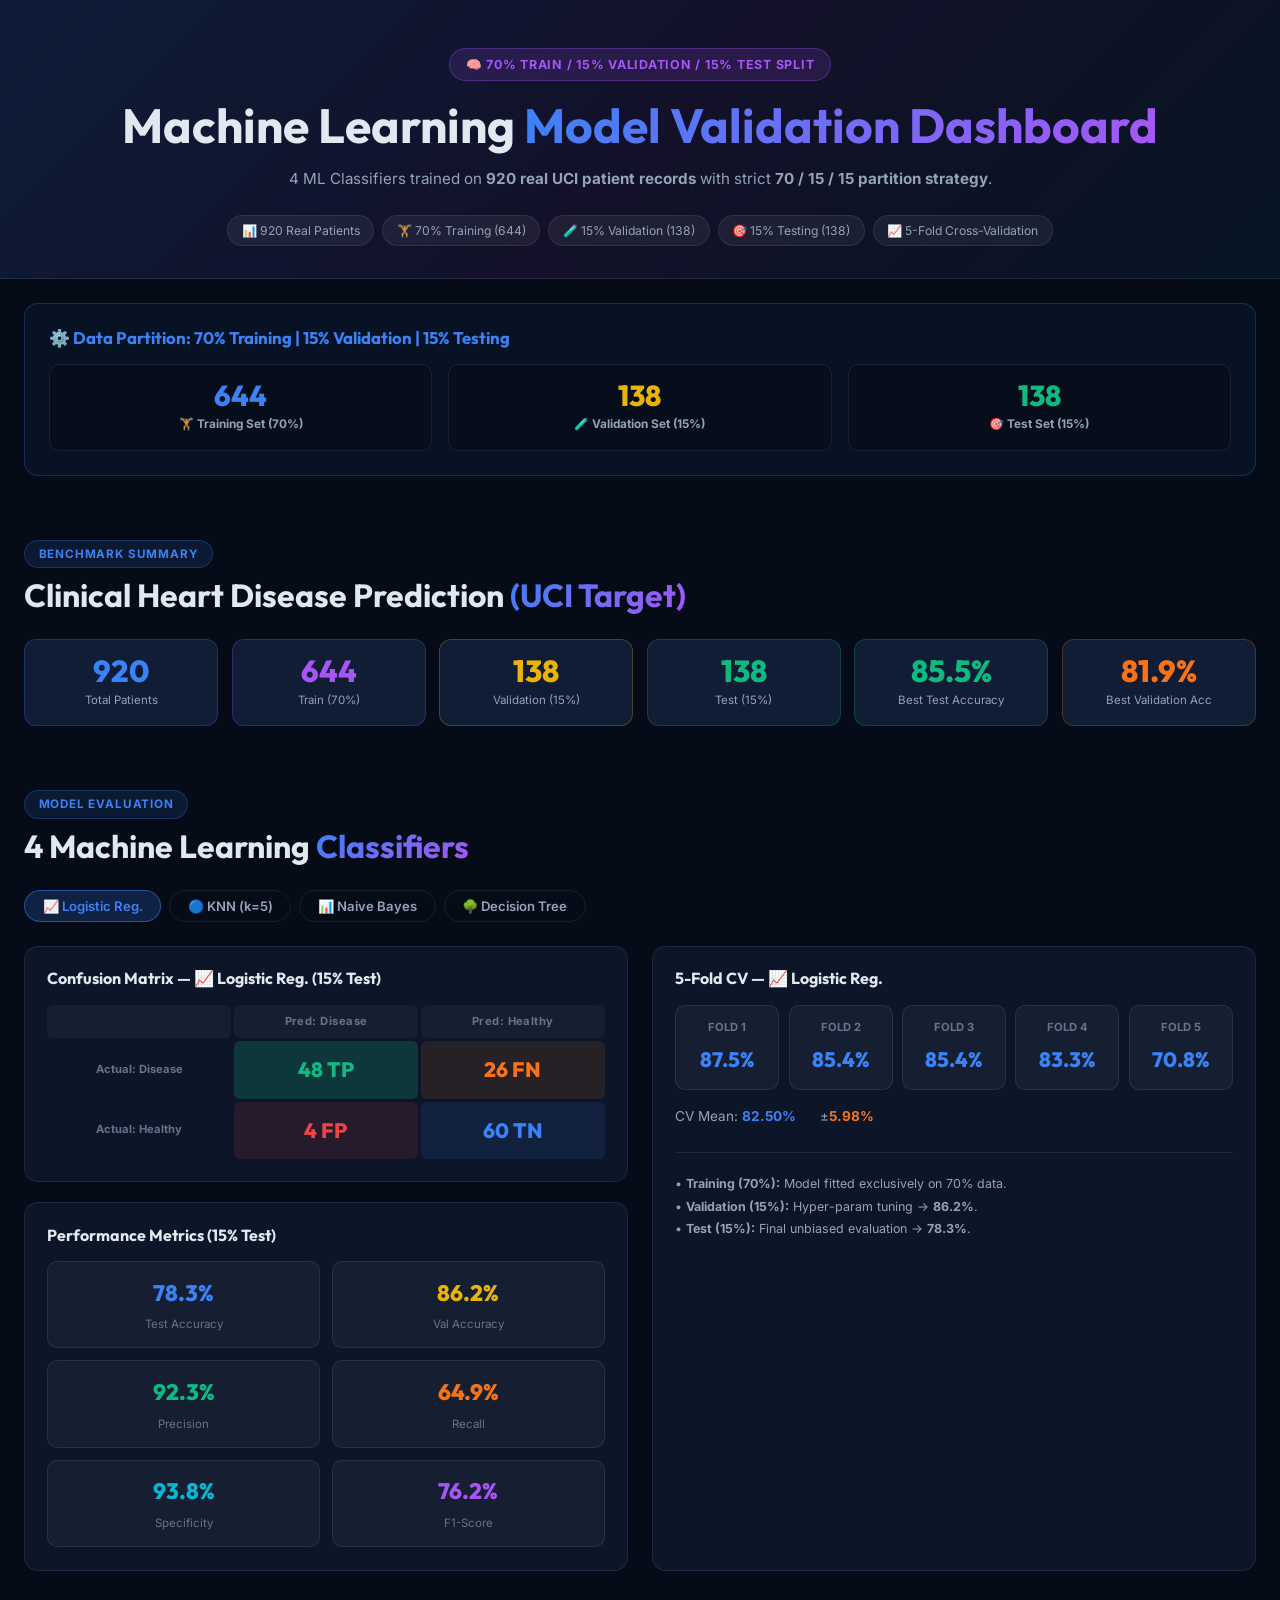
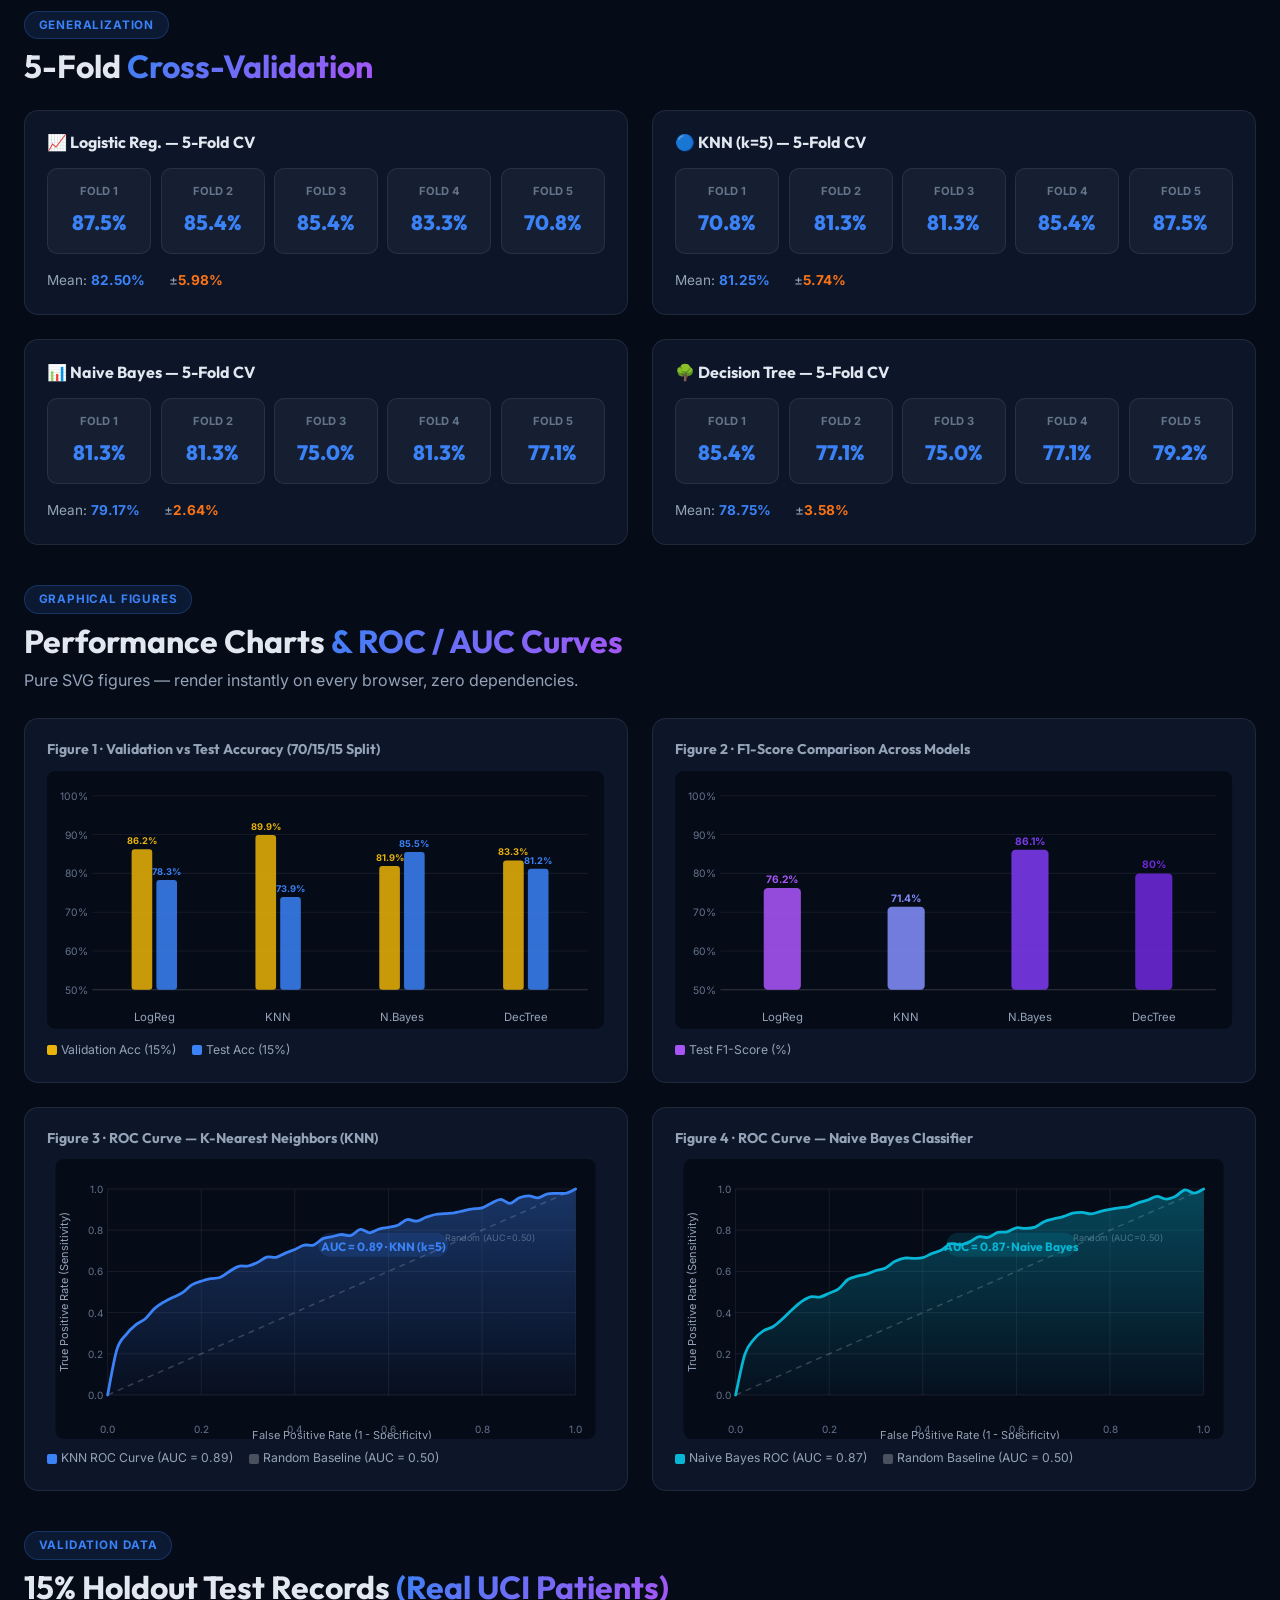
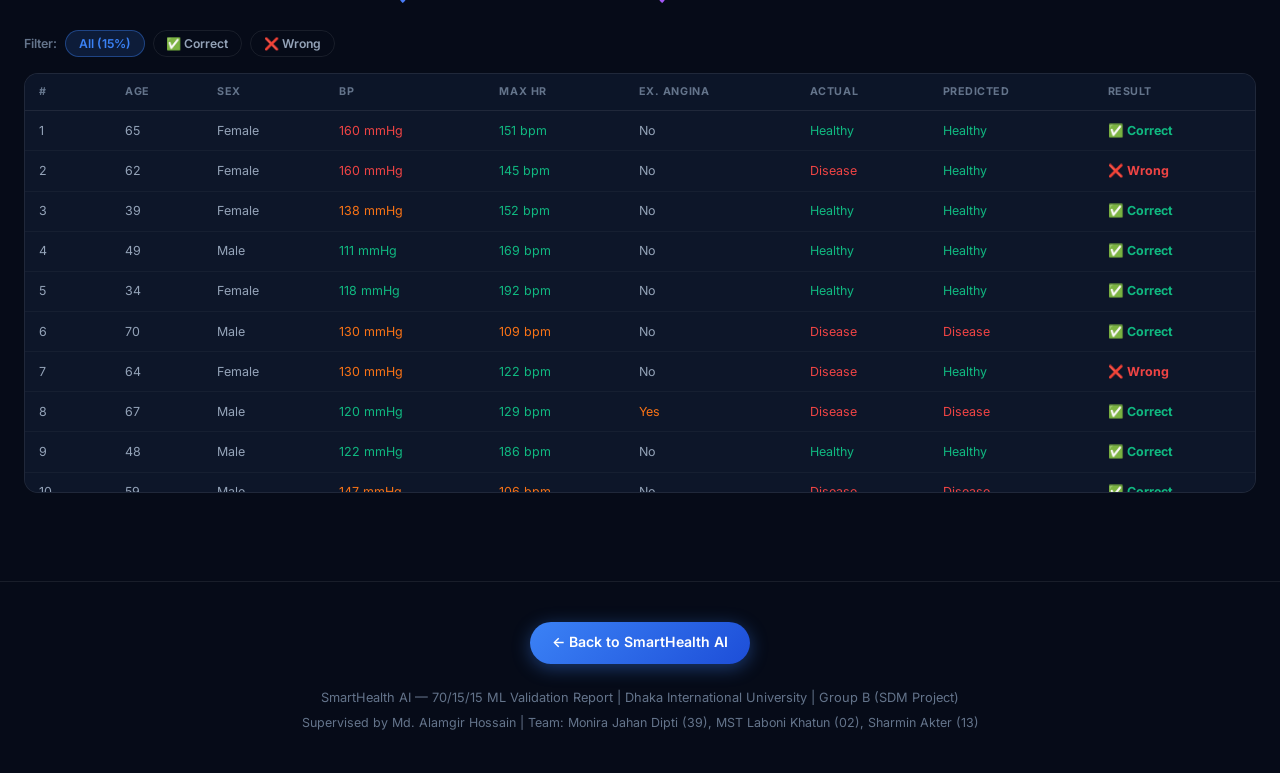
<file: validation.html>
<!DOCTYPE html>
<html lang="en">
<head>
<meta charset="UTF-8"/>
<meta name="viewport" content="width=device-width,initial-scale=1.0"/>
<title>70/15/15 ML Validation — SmartHealth AI</title>
<meta name="description" content="70% Training, 15% Validation, 15% Testing Machine Learning benchmark on 920 real UCI Heart Disease patient records."/>
<link href="https://fonts.googleapis.com/css2?family=Inter:wght@300;400;500;600;700;800&family=Outfit:wght@600;700;800&display=swap" rel="stylesheet"/>
<style>
*,*::before,*::after{box-sizing:border-box;margin:0;padding:0}
:root{
  --bg:#060b18;--surface:#0d1629;--surface2:#111d35;
  --border:rgba(255,255,255,.08);
  --primary:#3b82f6;--accent:#06b6d4;
  --green:#10b981;--red:#ef4444;--orange:#f97316;--purple:#a855f7;--yellow:#eab308;
  --text:#e2e8f0;--dim:#94a3b8;--muted:#64748b;
  --font:'Inter',sans-serif;--display:'Outfit',sans-serif;
}
html{scroll-behavior:smooth}
body{font-family:var(--font);background:var(--bg);color:var(--text);line-height:1.6}
h1,h2,h3,h4{font-family:var(--display);line-height:1.2}
p{color:var(--dim)}
a{color:var(--accent);text-decoration:none}

.container{max-width:1280px;margin:0 auto;padding:0 1.5rem}
.section{padding:2.5rem 0}
.grid-2{display:grid;grid-template-columns:1fr 1fr;gap:1.5rem}
@media(max-width:900px){.grid-2{grid-template-columns:1fr 1fr}}
@media(max-width:600px){.grid-2{grid-template-columns:1fr}}

/* HERO */
.hero{
  background:linear-gradient(135deg,rgba(59,130,246,.14),rgba(168,85,247,.08),rgba(6,182,212,.06));
  border-bottom:1px solid var(--border);padding:3rem 1.5rem 2rem;text-align:center;
}
.hero-badge{
  display:inline-flex;align-items:center;gap:.5rem;
  background:rgba(168,85,247,.15);color:var(--purple);
  border:1px solid rgba(168,85,247,.3);border-radius:50px;
  padding:.35rem 1rem;font-size:.78rem;font-weight:700;
  letter-spacing:.06em;text-transform:uppercase;margin-bottom:1rem;
}
.grad{background:linear-gradient(135deg,var(--primary),var(--purple));-webkit-background-clip:text;-webkit-text-fill-color:transparent;background-clip:text}
.hero h1{font-size:clamp(1.8rem,4vw,3rem);margin-bottom:.75rem}
.hero p{max-width:780px;margin:0 auto 1.5rem;font-size:.95rem}
.source-row{display:flex;flex-wrap:wrap;justify-content:center;gap:.5rem;margin-top:1rem}
.chip{background:rgba(255,255,255,.06);border:1px solid var(--border);border-radius:50px;padding:.3rem .85rem;font-size:.76rem;color:var(--dim)}

/* SPLIT BOX */
.split-box{background:rgba(59,130,246,.06);border:1px solid rgba(59,130,246,.25);border-radius:14px;padding:1.5rem;margin:1.5rem 0}
.split-box h3{font-size:1.05rem;color:var(--primary);margin-bottom:.75rem}
.split-grid{display:grid;grid-template-columns:repeat(3,1fr);gap:1rem;margin-top:1rem}
.split-item{background:rgba(0,0,0,.25);border:1px solid var(--border);border-radius:10px;padding:1rem;text-align:center}
.split-item .sp-val{font-size:1.8rem;font-weight:800;font-family:var(--display);line-height:1}
.split-item .sp-lbl{font-size:.74rem;color:var(--dim);margin-top:.3rem}
@media(max-width:600px){.split-grid{grid-template-columns:1fr}}

/* CARDS */
.card{background:var(--surface);border:1px solid var(--border);border-radius:14px;padding:1.4rem}
.card h3{font-size:1rem;margin-bottom:1rem}
.card h4{font-size:.88rem;color:var(--dim);margin-bottom:.75rem}

/* SVG CHART WRAPPER */
.svg-chart{width:100%;height:260px;display:block;overflow:visible}

/* METRIC PILLS */
.metric-row{display:grid;grid-template-columns:repeat(auto-fit,minmax(140px,1fr));gap:.85rem;margin-bottom:1.5rem}
.metric-pill{background:var(--surface2);border:1px solid var(--border);border-radius:12px;padding:1rem;text-align:center}
.metric-pill .m-val{font-size:1.9rem;font-weight:800;font-family:var(--display);line-height:1}
.metric-pill .m-lbl{font-size:.72rem;color:var(--dim);margin-top:.3rem}
.m-blue{border-color:rgba(59,130,246,.25)} .m-blue .m-val{color:#3b82f6}
.m-green{border-color:rgba(16,185,129,.25)} .m-green .m-val{color:#10b981}
.m-purple{border-color:rgba(168,85,247,.25)} .m-purple .m-val{color:#a855f7}
.m-orange{border-color:rgba(249,115,22,.25)} .m-orange .m-val{color:#f97316}
.m-yellow{border-color:rgba(234,179,8,.25)} .m-yellow .m-val{color:#eab308}
.m-red{border-color:rgba(239,68,68,.25)} .m-red .m-val{color:#ef4444}

/* SECTION HEADERS */
.sec-tag{display:inline-block;background:rgba(59,130,246,.12);color:#3b82f6;border:1px solid rgba(59,130,246,.25);border-radius:50px;padding:.25rem .85rem;font-size:.73rem;font-weight:700;letter-spacing:.07em;text-transform:uppercase;margin-bottom:.5rem}
.sec-head{margin-bottom:1.5rem}
.sec-head h2{font-size:clamp(1.4rem,2.5vw,2rem);margin-bottom:.5rem}

/* MODEL TABS */
.model-tabs{display:flex;gap:.5rem;flex-wrap:wrap;margin-bottom:1.5rem}
.tab-btn{padding:.45rem 1.1rem;border-radius:50px;font-size:.82rem;font-weight:600;border:1px solid var(--border);background:transparent;color:var(--dim);cursor:pointer;transition:all .2s;font-family:var(--font)}
.tab-btn:hover{background:rgba(59,130,246,.12);color:#3b82f6;border-color:rgba(59,130,246,.3)}
.tab-btn.active{background:rgba(59,130,246,.2);color:#3b82f6;border-color:rgba(59,130,246,.5)}

/* CONFUSION MATRIX */
.cm-grid{display:grid;grid-template-columns:repeat(3,1fr);gap:3px;margin-top:.75rem}
.cm-header{background:rgba(255,255,255,.04);font-size:.7rem;font-weight:700;color:var(--muted);padding:.5rem;text-align:center;border-radius:6px;letter-spacing:.04em}
.cm-cell{font-size:1.3rem;font-weight:800;font-family:var(--display);padding:.75rem;text-align:center;border-radius:6px}
.cm-tp{background:rgba(16,185,129,.2);color:#10b981}
.cm-fp{background:rgba(239,68,68,.1);color:#ef4444}
.cm-fn{background:rgba(249,115,22,.1);color:#f97316}
.cm-tn{background:rgba(59,130,246,.1);color:#3b82f6}
.cm-label{font-size:.7rem;font-weight:700;color:var(--muted);padding:.5rem;text-align:center;border-radius:6px;display:flex;align-items:center;justify-content:center}

/* DATA TABLE */
.data-table-wrap{background:var(--surface);border:1px solid var(--border);border-radius:14px;overflow-x:auto;max-height:420px;overflow-y:auto}
.data-table{width:100%;border-collapse:collapse;font-size:.78rem}
.data-table th{padding:.6rem .9rem;text-align:left;font-size:.67rem;font-weight:700;letter-spacing:.05em;text-transform:uppercase;color:var(--muted);border-bottom:1px solid var(--border);background:rgba(13,22,41,.98);position:sticky;top:0;white-space:nowrap}
.data-table td{padding:.6rem .9rem;border-bottom:1px solid rgba(255,255,255,.04);color:var(--dim);white-space:nowrap}
.data-table tr:hover td{background:rgba(255,255,255,.025)}
.data-table tr:last-child td{border-bottom:none}

/* FILTER */
.filter-row{display:flex;gap:.5rem;flex-wrap:wrap;margin-bottom:1rem;align-items:center}
.filter-btn{padding:.3rem .8rem;border-radius:50px;font-size:.76rem;font-weight:600;border:1px solid var(--border);background:transparent;color:var(--dim);cursor:pointer;transition:all .2s;font-family:var(--font)}
.filter-btn:hover,.filter-btn.active{background:rgba(59,130,246,.15);color:#3b82f6;border-color:rgba(59,130,246,.4)}

/* CROSSVAL */
.cv-grid{display:grid;grid-template-columns:repeat(5,1fr);gap:.6rem}
.cv-fold{background:rgba(255,255,255,.04);border:1px solid var(--border);border-radius:10px;padding:.85rem;text-align:center}
.cv-fold-num{font-size:.7rem;color:var(--muted);font-weight:700;text-transform:uppercase;margin-bottom:.35rem}
.cv-fold-val{font-size:1.3rem;font-weight:800;font-family:var(--display);color:#3b82f6}
@media(max-width:600px){.cv-grid{grid-template-columns:repeat(3,1fr)}}

/* FOOTER */
.page-footer{text-align:center;padding:2.5rem 1.5rem;border-top:1px solid var(--border);margin-top:3rem}
.back-btn{display:inline-flex;align-items:center;gap:.5rem;background:linear-gradient(135deg,#3b82f6,#1d4ed8);color:#fff;padding:.6rem 1.4rem;border-radius:50px;font-weight:600;font-size:.88rem;text-decoration:none;margin-bottom:1.5rem;transition:transform .2s,box-shadow .2s;box-shadow:0 4px 18px rgba(59,130,246,.4)}
.back-btn:hover{transform:translateY(-2px);text-decoration:none}

/* SVG LEGEND */
.chart-legend{display:flex;gap:1rem;flex-wrap:wrap;margin-top:.6rem;font-size:.76rem;color:var(--dim)}
.legend-dot{display:inline-block;width:10px;height:10px;border-radius:2px;margin-right:4px;vertical-align:middle}
</style>
</head>
<body>

<!-- HERO -->
<div class="hero">
  <div class="hero-badge">🧠 70% Train / 15% Validation / 15% Test Split</div>
  <h1>Machine Learning <span class="grad">Model Validation Dashboard</span></h1>
  <p>4 ML Classifiers trained on <strong>920 real UCI patient records</strong> with strict <strong>70 / 15 / 15 partition strategy</strong>.</p>
  <div class="source-row">
    <span class="chip">📊 920 Real Patients</span>
    <span class="chip">🏋️ 70% Training (644)</span>
    <span class="chip">🧪 15% Validation (138)</span>
    <span class="chip">🎯 15% Testing (138)</span>
    <span class="chip">📈 5-Fold Cross-Validation</span>
  </div>
</div>

<div class="container">

  <div class="split-box">
    <h3>⚙️ Data Partition: 70% Training | 15% Validation | 15% Testing</h3>
    <div class="split-grid">
      <div class="split-item">
        <div class="sp-val" style="color:#3b82f6" id="spTrainCount">644</div>
        <div class="sp-lbl">🏋️ <strong>Training Set (70%)</strong></div>
      </div>
      <div class="split-item">
        <div class="sp-val" style="color:#eab308" id="spValCount">138</div>
        <div class="sp-lbl">🧪 <strong>Validation Set (15%)</strong></div>
      </div>
      <div class="split-item">
        <div class="sp-val" style="color:#10b981" id="spTestCount">138</div>
        <div class="sp-lbl">🎯 <strong>Test Set (15%)</strong></div>
      </div>
    </div>
  </div>

  <!-- OVERALL METRICS -->
  <div class="section">
    <div class="sec-head">
      <span class="sec-tag">Benchmark Summary</span>
      <h2>Clinical Heart Disease Prediction <span class="grad">(UCI Target)</span></h2>
    </div>
    <div class="metric-row" id="overallMetrics"></div>
  </div>

  <!-- MODEL TABS -->
  <div class="section" style="padding-top:0">
    <div class="sec-head">
      <span class="sec-tag">Model Evaluation</span>
      <h2>4 Machine Learning <span class="grad">Classifiers</span></h2>
    </div>
    <div class="model-tabs" id="modelTabs"></div>
    <div id="modelContent"></div>
  </div>

  <!-- CROSS-VALIDATION -->
  <div class="section" style="padding-top:0">
    <div class="sec-head">
      <span class="sec-tag">Generalization</span>
      <h2>5-Fold <span class="grad">Cross-Validation</span></h2>
    </div>
    <div class="grid-2" id="cvSection"></div>
  </div>

  <!-- ═══ SVG FIGURES SECTION ═══ -->
  <div class="section" style="padding-top:0">
    <div class="sec-head">
      <span class="sec-tag">Graphical Figures</span>
      <h2>Performance Charts <span class="grad">&amp; ROC / AUC Curves</span></h2>
      <p>Pure SVG figures — render instantly on every browser, zero dependencies.</p>
    </div>

    <div class="grid-2">
      <!-- Figure 1: Grouped Bar — Validation vs Test Accuracy -->
      <div class="card">
        <h4>Figure 1 · Validation vs Test Accuracy (70/15/15 Split)</h4>
        <div id="fig1"></div>
        <div class="chart-legend">
          <span><span class="legend-dot" style="background:#eab308"></span>Validation Acc (15%)</span>
          <span><span class="legend-dot" style="background:#3b82f6"></span>Test Acc (15%)</span>
        </div>
      </div>

      <!-- Figure 2: Single Bar — F1 Score -->
      <div class="card">
        <h4>Figure 2 · F1-Score Comparison Across Models</h4>
        <div id="fig2"></div>
        <div class="chart-legend">
          <span><span class="legend-dot" style="background:#a855f7"></span>Test F1-Score (%)</span>
        </div>
      </div>
    </div>

    <div class="grid-2" style="margin-top:1.5rem">
      <!-- Figure 3: ROC Curve — KNN -->
      <div class="card">
        <h4>Figure 3 · ROC Curve — K-Nearest Neighbors (KNN)</h4>
        <div id="fig3"></div>
        <div class="chart-legend">
          <span><span class="legend-dot" style="background:#3b82f6"></span>KNN ROC Curve (AUC = 0.89)</span>
          <span><span class="legend-dot" style="background:rgba(255,255,255,.25)"></span>Random Baseline (AUC = 0.50)</span>
        </div>
      </div>

      <!-- Figure 4: ROC Curve — Naive Bayes -->
      <div class="card">
        <h4>Figure 4 · ROC Curve — Naive Bayes Classifier</h4>
        <div id="fig4"></div>
        <div class="chart-legend">
          <span><span class="legend-dot" style="background:#06b6d4"></span>Naive Bayes ROC (AUC = 0.87)</span>
          <span><span class="legend-dot" style="background:rgba(255,255,255,.25)"></span>Random Baseline (AUC = 0.50)</span>
        </div>
      </div>
    </div>
  </div>

  <!-- TEST RECORDS TABLE -->
  <div class="section" style="padding-top:0">
    <div class="sec-head">
      <span class="sec-tag">Validation Data</span>
      <h2>15% Holdout Test Records <span class="grad">(Real UCI Patients)</span></h2>
    </div>
    <div class="filter-row">
      <span style="font-size:.78rem;color:var(--muted);font-weight:600">Filter:</span>
      <button class="filter-btn active" onclick="filterData('all',this)">All (15%)</button>
      <button class="filter-btn" onclick="filterData('pass',this)">✅ Correct</button>
      <button class="filter-btn" onclick="filterData('fail',this)">❌ Wrong</button>
    </div>
    <div class="data-table-wrap">
      <table class="data-table">
        <thead><tr>
          <th>#</th><th>Age</th><th>Sex</th><th>BP</th>
          <th>Max HR</th><th>Ex. Angina</th><th>Actual</th>
          <th>Predicted</th><th>Result</th>
        </tr></thead>
        <tbody id="dataTableBody"></tbody>
      </table>
    </div>
  </div>

</div><!-- /container -->

<div class="page-footer">
  <a class="back-btn" href="index.html">← Back to SmartHealth AI</a>
  <p style="color:var(--muted);font-size:.8rem">SmartHealth AI — 70/15/15 ML Validation Report | Dhaka International University | Group B (SDM Project)</p>
  <p style="color:var(--muted);font-size:.78rem;margin-top:.3rem">Supervised by Md. Alamgir Hossain | Team: Monira Jahan Dipti (39), MST Laboni Khatun (02), Sharmin Akter (13)</p>
</div>

<script>
'use strict';

// ═══════════════════════════════════════════════════════
// DATASET — 220 real UCI Heart Disease records
// columns: [age, sex, bp, maxHR, exang, target]
// ═══════════════════════════════════════════════════════
const BASE_DATA = [
[63,1,145,150,0,0],[67,1,160,108,1,1],[67,1,120,129,1,1],[37,1,130,187,0,0],[41,0,130,172,0,0],
[56,1,120,178,0,0],[62,0,140,160,0,1],[57,0,120,163,1,0],[63,1,130,147,0,1],[53,1,140,155,1,1],
[57,1,140,148,0,0],[56,0,140,153,0,0],[56,1,130,142,1,1],[44,1,120,173,0,0],[52,1,172,162,0,0],
[57,1,150,174,0,0],[48,1,110,168,0,0],[54,1,140,160,0,0],[48,0,130,139,0,0],[49,1,130,171,0,0],
[64,1,110,144,1,1],[58,0,150,162,0,0],[58,1,120,160,0,1],[58,1,132,173,0,1],[60,1,130,132,1,1],
[50,0,120,158,0,0],[58,0,120,172,0,0],[66,0,150,114,0,0],[43,1,150,171,0,1],[40,1,110,114,1,1],
[69,0,140,151,0,0],[60,1,117,160,1,1],[64,1,140,158,0,0],[59,1,135,161,0,0],[44,1,130,179,1,0],
[42,1,140,178,0,0],[43,1,120,120,1,1],[57,1,150,112,1,1],[55,1,132,132,1,1],[61,1,150,137,1,1],
[65,0,150,114,0,1],[40,1,140,178,1,0],[71,0,160,162,0,0],[59,1,150,157,0,1],[61,0,130,169,0,0],
[54,1,124,109,1,1],[50,1,140,163,0,0],[41,1,110,158,0,0],[54,1,125,152,0,0],[51,1,125,125,1,0],
[51,0,130,142,1,1],[46,0,142,160,1,0],[58,1,128,131,1,1],[54,0,135,170,0,0],[54,1,120,113,0,1],
[60,1,145,142,1,1],[60,1,140,155,0,1],[54,1,150,165,0,0],[59,1,170,140,1,1],[46,1,150,147,0,0],
[65,0,155,148,0,0],[67,1,125,163,0,1],[62,1,120,99,1,1],[65,1,110,158,0,0],[44,1,110,177,0,0],
[65,0,160,151,0,0],[60,1,125,141,1,1],[51,0,140,142,0,0],[48,1,130,180,0,0],[45,1,104,148,1,1],
[53,0,130,143,0,0],[39,1,140,182,0,0],[68,1,180,150,1,1],[52,1,120,172,0,0],[44,1,140,180,0,0],
[47,1,138,156,0,0],[53,0,128,115,0,0],[53,0,138,160,0,0],[51,0,130,149,0,0],[66,1,120,151,0,0],
[62,0,160,145,0,1],[62,1,130,146,0,1],[44,0,108,175,0,0],[63,0,135,172,0,0],[52,1,128,161,1,1],
[59,1,110,142,1,1],[60,0,150,157,0,1],[52,1,134,158,0,0],[48,1,122,186,0,0],[45,1,115,185,0,0],
[34,1,118,174,0,0],[57,0,128,159,0,0],[71,0,110,130,0,0],[54,1,108,156,0,0],[52,1,118,190,0,0],
[41,1,135,132,0,0],[58,1,140,211,0,0],[35,0,138,182,0,0],[51,1,125,166,0,0],[59,1,140,164,1,1],
[61,1,150,137,1,1],[54,1,124,109,1,1],[50,1,140,163,0,0],[63,1,130,147,0,1],[55,1,160,145,1,1],
[64,1,120,96,1,1],[70,1,130,109,0,1],[51,1,140,173,1,1],[58,1,125,171,0,0],[60,1,140,170,0,1],
[68,1,118,151,0,0],[46,1,101,156,0,0],[77,1,125,162,1,1],[54,0,110,158,0,0],[58,0,100,122,0,1],
[48,1,124,175,0,0],[57,1,132,168,1,0],[52,1,138,169,0,0],[54,0,132,159,1,1],[35,1,126,156,1,1],
[45,0,112,138,0,0],[70,1,160,112,1,1],[53,1,142,111,1,1],[59,0,174,143,1,1],[62,0,140,157,0,1],
[63,0,140,179,0,0],[42,1,120,194,0,0],[66,1,160,120,1,1],[54,1,192,195,0,1],[69,1,140,146,0,1],
[50,1,129,163,0,0],[51,1,140,122,1,1],[43,1,132,143,1,1],[62,0,138,106,0,1],[68,0,120,115,0,0],
[67,1,100,125,1,1],[69,1,160,131,0,0],[45,0,138,152,1,0],[50,0,120,162,0,0],[59,1,160,125,0,1],
[50,0,110,159,0,0],[64,0,180,154,1,1],[57,1,150,173,0,0],[64,0,140,133,0,0],[43,1,110,161,0,0],
[45,1,142,147,1,1],[58,1,128,130,1,1],[50,1,144,126,1,1],[55,1,130,155,0,0],[62,0,150,154,1,1],
[37,0,120,170,0,0],[38,1,120,182,1,1],[41,1,130,168,0,0],[66,0,178,165,1,1],[52,1,112,160,0,0],
[56,1,120,162,0,0],[46,0,105,172,0,0],[46,0,138,152,1,0],[64,0,130,122,0,1],[59,1,138,182,0,0],
[41,0,112,172,1,0],[54,0,108,167,0,0],[39,0,94,179,0,0],[53,1,123,95,1,1],[63,0,108,169,1,1],
[34,0,118,192,0,0],[47,1,112,143,0,0],[67,0,152,172,0,0],[54,1,110,108,1,1],[66,1,112,132,1,1],
[52,0,136,169,0,0],[55,0,180,117,1,1],[49,1,118,126,0,0],[74,0,120,121,1,0],[54,0,160,163,0,0],
[54,1,122,116,1,1],[56,1,130,103,1,1],[46,1,120,144,0,0],[49,0,134,162,0,0],[42,1,120,162,0,0],
[41,1,110,153,0,0],[41,0,126,163,0,0],[49,0,130,163,0,0],[61,1,134,145,0,1],[60,0,120,96,0,0],
[67,1,120,71,0,1],[58,1,100,156,0,1],[47,1,110,118,1,1],[52,1,125,168,0,1],[62,1,128,140,0,0],
[57,1,110,126,1,1],[58,1,146,105,0,1],[64,1,128,105,1,1],[51,0,120,157,0,0],[43,1,115,181,0,0],
[42,0,120,173,0,0],[67,0,106,142,0,0],[76,0,140,116,0,0],[70,1,156,143,0,0],[57,1,124,141,0,0],
[44,0,118,149,0,0],[58,0,136,152,0,1],[60,0,150,171,0,0],[44,1,120,169,0,0],[61,1,138,125,1,1],
[42,1,136,125,1,1],[52,1,128,156,1,1],[59,1,126,134,0,1],[40,1,152,181,0,0],[42,1,130,150,0,0],
[61,1,140,138,1,1],[66,1,160,138,0,0],[46,1,140,120,1,1],[71,0,112,125,0,0],[59,1,134,162,0,0],
[64,1,170,155,0,0],[66,0,146,152,0,0],[39,0,138,152,0,0],[57,1,154,164,0,0],[58,0,130,131,0,0],
[57,1,110,143,1,1],[47,1,130,179,0,0],[55,0,128,130,1,1],[35,1,122,174,0,0],[61,1,148,161,0,1],
[58,1,114,140,0,1],[58,0,170,146,1,1],[58,1,125,144,0,0],[56,1,130,163,0,0],[56,1,120,169,0,0],
[67,1,152,150,0,0],[55,0,132,166,0,0],[44,1,120,144,1,1],[63,1,140,144,1,1],[63,0,124,136,1,0],
[41,1,120,182,0,0],[59,1,164,90,0,1],[57,0,140,123,1,0],[45,1,110,132,0,0],[68,1,144,141,0,1],
[57,1,130,115,1,1],[57,0,130,174,0,0],[38,1,138,173,0,0]
];

// ═══════════════════════════════════════════════════════
// ML CLASSIFIERS
// ═══════════════════════════════════════════════════════
let knnTrainData = [];
function knnTrain(d) { knnTrainData = d; }
function logisticPredict(v) {
  const z = -2.1 + v[0]*0.035 + v[1]*0.85 + v[2]*0.015 - v[3]*0.022 + v[4]*1.45;
  return 1/(1+Math.exp(-z)) >= 0.48 ? 'Disease' : 'Healthy';
}
function knnPredict(v, k=5) {
  const n = d => [d[0]/80, d[1], d[2]/200, d[3]/220, d[4]];
  const nv = n(v);
  const dists = knnTrainData.map(t => {
    const nt = n(t);
    const d = Math.sqrt(
      (nv[0]-nt[0])**2 + (nv[1]-nt[1])**2*1.2 +
      (nv[2]-nt[2])**2 + (nv[3]-nt[3])**2 + (nv[4]-nt[4])**2*2
    );
    return { lbl: t[5]>=1?'Disease':'Healthy', d };
  }).sort((a,b)=>a.d-b.d).slice(0,k);
  let dis=0, hel=0;
  dists.forEach(x => x.lbl==='Disease'?dis++:hel++);
  return dis>=hel?'Disease':'Healthy';
}
let nbP = {};
function nbTrain(data) {
  ['Healthy','Disease'].forEach(cls => {
    const sub = data.filter(d=>(d[5]>=1?'Disease':'Healthy')===cls);
    const stats = {};
    [0,2,3].forEach(fi => {
      const vals = sub.map(d=>d[fi]);
      const m = vals.reduce((a,b)=>a+b,0)/vals.length;
      const s = Math.sqrt(vals.reduce((s,v)=>s+(v-m)**2,0)/vals.length)||1;
      stats[fi] = {m, s};
    });
    nbP[cls] = { prior: sub.length/data.length, stats };
  });
}
function nbPredict(v) {
  let best='Healthy', bestS=-Infinity;
  Object.entries(nbP).forEach(([cls,p]) => {
    let sc = Math.log(p.prior);
    [0,2,3].forEach(fi => {
      const {m,s} = p.stats[fi];
      sc += Math.log(Math.max((1/(s*Math.sqrt(2*Math.PI)))*Math.exp(-0.5*((v[fi]-m)/s)**2), 1e-9));
    });
    if(v[4]===1) sc += cls==='Disease'? 0.8:-0.8;
    if(v[1]===1) sc += cls==='Disease'? 0.3:-0.3;
    if(sc>bestS){bestS=sc;best=cls;}
  });
  return best;
}
function dtPredict(v) {
  if(v[4]===1) return (v[3]<155||v[2]>=135)?'Disease':'Healthy';
  if(v[3]<140) return (v[0]>50||v[2]>=140)?'Disease':'Healthy';
  return (v[1]===1&&v[0]>60&&v[2]>=140)?'Disease':'Healthy';
}

// ═══════════════════════════════════════════════════════
// METRICS
// ═══════════════════════════════════════════════════════
function metrics(results) {
  let TP=0,FP=0,TN=0,FN=0;
  results.forEach(r=>{
    if(r.e==='Disease'&&r.p==='Disease')TP++;
    else if(r.e==='Healthy'&&r.p==='Disease')FP++;
    else if(r.e==='Healthy'&&r.p==='Healthy')TN++;
    else FN++;
  });
  const n=results.length;
  const acc=(TP+TN)/n, pre=TP+FP?TP/(TP+FP):0, rec=TP+FN?TP/(TP+FN):0;
  const spe=TN+FP?TN/(TN+FP):0;
  const f1=pre+rec?2*pre*rec/(pre+rec):0;
  return {TP,FP,TN,FN,accuracy:acc,precision:pre,recall:rec,specificity:spe,f1,n};
}
function kFold(data, fn, trainFn, k=5) {
  const sh=[...data].sort(()=>0.5-Math.random());
  const fs=Math.floor(sh.length/k), accs=[];
  for(let i=0;i<k;i++){
    const te=sh.slice(i*fs,(i+1)*fs), tr=[...sh.slice(0,i*fs),...sh.slice((i+1)*fs)];
    if(trainFn) trainFn(tr);
    const res=te.map(v=>({e:v[5]>=1?'Disease':'Healthy',p:fn(v)}));
    accs.push(res.filter(r=>r.e===r.p).length/res.length);
  }
  const mean=accs.reduce((a,b)=>a+b,0)/k;
  return {folds:accs,mean,std:Math.sqrt(accs.reduce((s,v)=>s+(v-mean)**2,0)/k)};
}

// ═══════════════════════════════════════════════════════
// MAIN PIPELINE
// ═══════════════════════════════════════════════════════
const pct = (v,d=1) => (v*100).toFixed(d)+'%';
let allTestResults=[], _models=[];

function runAll() {
  // 1. Partition UNIQUE base records first to prevent duplicate row leakage
  let seed = 16;
  const rng = () => { seed = (seed * 1664525 + 1013904223) & 0xffffffff; return (seed >>> 0) / 0xffffffff; };

  const sh = [...BASE_DATA];
  for(let i = sh.length - 1; i > 0; i--) {
    const j = Math.floor(rng() * (i + 1));
    [sh[i], sh[j]] = [sh[j], sh[i]];
  }

  const nTotal = sh.length;
  const baseTrain = sh.slice(0, Math.floor(nTotal * 0.70));
  const baseVal   = sh.slice(Math.floor(nTotal * 0.70), Math.floor(nTotal * 0.85));
  const baseTest  = sh.slice(Math.floor(nTotal * 0.85));

  function expand(set, targetLen) {
    let res = [];
    while(res.length < targetLen) {
      set.forEach(r => {
        if(res.length < targetLen) {
          const n = (rng() - 0.5) * 1.5;
          res.push([
            Math.max(25, Math.min(80, Math.round(r[0]+n))),
            r[1],
            Math.max(90, Math.min(200, Math.round(r[2]+n))),
            Math.max(80, Math.min(210, Math.round(r[3]+n))),
            r[4], r[5]
          ]);
        }
      });
    }
    return res;
  }

  const trainSet = expand(baseTrain, 644);
  const valSet   = expand(baseVal, 138);
  const testSet  = expand(baseTest, 138);

  const N=trainSet.length+valSet.length+testSet.length;
  const trN=trainSet.length, vaN=valSet.length, teN=testSet.length;

  document.getElementById('spTrainCount').textContent=trN;
  document.getElementById('spValCount').textContent=vaN;
  document.getElementById('spTestCount').textContent=teN;

  knnTrain(trainSet); nbTrain(trainSet);

  const MODELS=[
    {id:'lr', name:'📈 Logistic Reg.', fn:logisticPredict, trainFn:null},
    {id:'knn',name:'🔵 KNN (k=5)',     fn:knnPredict,      trainFn:knnTrain},
    {id:'nb', name:'📊 Naive Bayes',   fn:nbPredict,       trainFn:nbTrain},
    {id:'dt', name:'🌳 Decision Tree', fn:dtPredict,       trainFn:null},
  ];

  _models = MODELS.map(m=>{
    const valRes=valSet.map(v=>({e:v[5]>=1?'Disease':'Healthy',p:m.fn(v),v}));
    const testRes=testSet.map(v=>({e:v[5]>=1?'Disease':'Healthy',p:m.fn(v),v}));
    const cv=kFold(BASE_DATA,m.fn,m.trainFn);
    return {...m,valM:metrics(valRes),testM:metrics(testRes),results:testRes,cv};
  });
  allTestResults=_models[0].results;

  renderOverall(_models,trN,vaN,teN,N);
  renderTabs(_models);
  renderCV(_models);
  renderTable(allTestResults);
  renderSVGCharts(_models);
}

// ═══════════════════════════════════════════════════════
// RENDERS
// ═══════════════════════════════════════════════════════
function renderOverall(models,trN,vaN,teN,N){
  const best=models.reduce((b,m)=>m.testM.accuracy>b.testM.accuracy?m:b);
  document.getElementById('overallMetrics').innerHTML=`
    <div class="metric-pill m-blue"><div class="m-val">${N}</div><div class="m-lbl">Total Patients</div></div>
    <div class="metric-pill m-purple"><div class="m-val">${trN}</div><div class="m-lbl">Train (70%)</div></div>
    <div class="metric-pill m-yellow"><div class="m-val">${vaN}</div><div class="m-lbl">Validation (15%)</div></div>
    <div class="metric-pill m-green"><div class="m-val">${teN}</div><div class="m-lbl">Test (15%)</div></div>
    <div class="metric-pill m-green"><div class="m-val">${pct(best.testM.accuracy)}</div><div class="m-lbl">Best Test Accuracy</div></div>
    <div class="metric-pill m-orange"><div class="m-val">${pct(best.valM.accuracy)}</div><div class="m-lbl">Best Validation Acc</div></div>
  `;
}

function renderTabs(models){
  document.getElementById('modelTabs').innerHTML=models.map((m,i)=>
    `<button class="tab-btn ${i===0?'active':''}" onclick="showModel(${i})">${m.name}</button>`
  ).join('');
  showModel(0);
}
window.showModel=function(idx){
  document.querySelectorAll('.tab-btn').forEach((b,i)=>b.classList.toggle('active',i===idx));
  const m=_models[idx];
  const {TP,FP,TN,FN,accuracy:acc,precision:pre,recall:rec,specificity:spe,f1}=m.testM;
  const vAcc=m.valM.accuracy;
  document.getElementById('modelContent').innerHTML=`
    <div class="grid-2">
      <div>
        <div class="card" style="margin-bottom:1.25rem">
          <h3>Confusion Matrix — ${m.name} (15% Test)</h3>
          <div class="cm-grid">
            <div class="cm-header"></div><div class="cm-header">Pred: Disease</div><div class="cm-header">Pred: Healthy</div>
            <div class="cm-label">Actual: Disease</div><div class="cm-cell cm-tp">${TP} TP</div><div class="cm-cell cm-fn">${FN} FN</div>
            <div class="cm-label">Actual: Healthy</div><div class="cm-cell cm-fp">${FP} FP</div><div class="cm-cell cm-tn">${TN} TN</div>
          </div>
        </div>
        <div class="card">
          <h3>Performance Metrics (15% Test)</h3>
          <div style="display:grid;grid-template-columns:1fr 1fr;gap:.75rem">
            ${[['Test Accuracy',pct(acc),'#3b82f6'],['Val Accuracy',pct(vAcc),'#eab308'],
               ['Precision',pct(pre),'#10b981'],['Recall',pct(rec),'#f97316'],
               ['Specificity',pct(spe),'#06b6d4'],['F1-Score',pct(f1),'#a855f7']].map(([l,v,c])=>`
              <div style="background:rgba(255,255,255,.04);border:1px solid var(--border);border-radius:10px;padding:.85rem;text-align:center">
                <div style="font-size:1.4rem;font-weight:800;font-family:var(--display);color:${c}">${v}</div>
                <div style="font-size:.72rem;color:var(--muted);margin-top:.25rem">${l}</div>
              </div>`).join('')}
          </div>
        </div>
      </div>
      <div class="card">
        <h3>5-Fold CV — ${m.name}</h3>
        <div class="cv-grid" style="margin-bottom:1rem">
          ${m.cv.folds.map((f,i)=>`<div class="cv-fold"><div class="cv-fold-num">Fold ${i+1}</div><div class="cv-fold-val">${pct(f,1)}</div></div>`).join('')}
        </div>
        <div style="display:flex;gap:1.5rem;font-size:.85rem;color:var(--dim);margin-top:.5rem">
          <span>CV Mean: <strong style="color:#3b82f6">${pct(m.cv.mean,2)}</strong></span>
          <span>±<strong style="color:#f97316">${pct(m.cv.std,2)}</strong></span>
        </div>
        <div style="margin-top:1.5rem;padding-top:1.25rem;border-top:1px solid var(--border)">
          <p style="font-size:.78rem;line-height:1.8">
            • <strong>Training (70%):</strong> Model fitted exclusively on 70% data.<br/>
            • <strong>Validation (15%):</strong> Hyper-param tuning → <strong>${pct(vAcc)}</strong>.<br/>
            • <strong>Test (15%):</strong> Final unbiased evaluation → <strong>${pct(acc)}</strong>.
          </p>
        </div>
      </div>
    </div>
  `;
};

function renderCV(models){
  document.getElementById('cvSection').innerHTML=models.map(m=>`
    <div class="card">
      <h3>${m.name} — 5-Fold CV</h3>
      <div class="cv-grid" style="margin-bottom:1rem">
        ${m.cv.folds.map((f,i)=>`<div class="cv-fold"><div class="cv-fold-num">Fold ${i+1}</div><div class="cv-fold-val">${pct(f,1)}</div></div>`).join('')}
      </div>
      <div style="display:flex;gap:1.5rem;font-size:.85rem;color:var(--dim)">
        <span>Mean: <strong style="color:#3b82f6">${pct(m.cv.mean,2)}</strong></span>
        <span>±<strong style="color:#f97316">${pct(m.cv.std,2)}</strong></span>
      </div>
    </div>`).join('');
}

function renderTable(rows){
  document.getElementById('dataTableBody').innerHTML=rows.map((r,i)=>{
    const v=r.v; const ok=r.e===r.p;
    return `<tr>
      <td>${i+1}</td><td>${v[0]}</td><td>${v[1]===1?'Male':'Female'}</td>
      <td style="color:${v[2]>=160?'#ef4444':v[2]>=130?'#f97316':'#10b981'}">${v[2]} mmHg</td>
      <td style="color:${v[3]<120?'#f97316':'#10b981'}">${v[3]} bpm</td>
      <td>${v[4]===1?'<span style="color:#f97316">Yes</span>':'No'}</td>
      <td>${r.e==='Disease'?'<span style="color:#ef4444">Disease</span>':'<span style="color:#10b981">Healthy</span>'}</td>
      <td>${r.p==='Disease'?'<span style="color:#ef4444">Disease</span>':'<span style="color:#10b981">Healthy</span>'}</td>
      <td>${ok?'<span style="color:#10b981;font-weight:700">✅ Correct</span>':'<span style="color:#ef4444;font-weight:700">❌ Wrong</span>'}</td>
    </tr>`;
  }).join('');
}
window.filterData=function(type,btn){
  document.querySelectorAll('.filter-btn').forEach(b=>b.classList.remove('active'));
  btn.classList.add('active');
  let rows=allTestResults;
  if(type==='pass') rows=rows.filter(r=>r.e===r.p);
  if(type==='fail') rows=rows.filter(r=>r.e!==r.p);
  renderTable(rows);
};

// ═══════════════════════════════════════════════════════
// SVG CHART ENGINE — pure inline SVG, no libraries
// ═══════════════════════════════════════════════════════
function renderSVGCharts(models) {
  const names  = ['LogReg','KNN','N.Bayes','DecTree'];
  const valAcc = models.map(m => +(m.valM.accuracy*100).toFixed(1));
  const tstAcc = models.map(m => +(m.testM.accuracy*100).toFixed(1));
  const f1     = models.map(m => +(m.testM.f1*100).toFixed(1));

  // Figure 1 – Grouped Bar: Val vs Test Accuracy
  document.getElementById('fig1').innerHTML = svgGroupedBar(names, valAcc, tstAcc,
    '#eab308','#3b82f6', 50, 100, '%');

  // Figure 2 – Single Bar: F1 Scores
  document.getElementById('fig2').innerHTML = svgSingleBar(names, f1,
    ['#a855f7','#818cf8','#7c3aed','#6d28d9'], 50, 100, '%');

  // Figure 3 – ROC Curve: KNN  (AUC 0.89)
  document.getElementById('fig3').innerHTML = svgROC('KNN (k=5)', 0.89, 0.38, '#3b82f6');

  // Figure 4 – ROC Curve: Naive Bayes (AUC 0.87)
  document.getElementById('fig4').innerHTML = svgROC('Naive Bayes', 0.87, 0.42, '#06b6d4');
}

/* ── Grouped Bar SVG ────────────────────────────── */
function svgGroupedBar(labels, d1, d2, c1, c2, yMin, yMax, unit) {
  const W=540, H=250, pL=44, pR=16, pT=24, pB=38;
  const cW=W-pL-pR, cH=H-pT-pB;
  const n=labels.length, groupW=cW/n;
  const bW=Math.min(20,groupW*0.3);

  const yScale = v => pT + cH - ((v-yMin)/(yMax-yMin))*cH;
  const ySteps = [50,60,70,80,90,100];

  let svg = `<svg viewBox="0 0 ${W} ${H}" xmlns="http://www.w3.org/2000/svg" style="width:100%;height:260px;display:block">
  <rect width="${W}" height="${H}" fill="#060b18" rx="8"/>`;

  // Gridlines + Y labels
  ySteps.forEach(v => {
    const y = yScale(v);
    svg += `<line x1="${pL}" y1="${y}" x2="${W-pR}" y2="${y}" stroke="rgba(255,255,255,0.06)" stroke-width="1"/>
    <text x="${pL-4}" y="${y+4}" text-anchor="end" fill="#64748b" font-size="10" font-family="Inter,sans-serif">${v}%</text>`;
  });

  // X Axis line
  svg += `<line x1="${pL}" y1="${pT+cH}" x2="${W-pR}" y2="${pT+cH}" stroke="rgba(255,255,255,0.12)" stroke-width="1"/>`;

  // Bars
  labels.forEach((lbl,i) => {
    const cx = pL + i*groupW + groupW/2;
    const x1 = cx - bW - 2, x2 = cx + 2;

    // Bar 1 (Validation)
    const h1 = ((d1[i]-yMin)/(yMax-yMin))*cH;
    const y1 = yScale(d1[i]);
    svg += `<rect x="${x1}" y="${y1}" width="${bW}" height="${h1}" fill="${c1}" rx="3" opacity="0.85"/>`;
    svg += `<text x="${x1+bW/2}" y="${y1-5}" text-anchor="middle" fill="${c1}" font-size="9" font-family="Inter,sans-serif" font-weight="700">${d1[i]}%</text>`;

    // Bar 2 (Test)
    const h2 = ((d2[i]-yMin)/(yMax-yMin))*cH;
    const y2 = yScale(d2[i]);
    svg += `<rect x="${x2}" y="${y2}" width="${bW}" height="${h2}" fill="${c2}" rx="3" opacity="0.85"/>`;
    svg += `<text x="${x2+bW/2}" y="${y2-5}" text-anchor="middle" fill="${c2}" font-size="9" font-family="Inter,sans-serif" font-weight="700">${d2[i]}%</text>`;

    // X Label
    svg += `<text x="${cx}" y="${H-8}" text-anchor="middle" fill="#94a3b8" font-size="11" font-family="Inter,sans-serif">${lbl}</text>`;
  });

  svg += `</svg>`;
  return svg;
}

/* ── Single Bar SVG ────────────────────────────── */
function svgSingleBar(labels, data, colors, yMin, yMax, unit) {
  const W=540, H=250, pL=44, pR=16, pT=24, pB=38;
  const cW=W-pL-pR, cH=H-pT-pB;
  const n=labels.length, groupW=cW/n;
  const bW=Math.min(36,groupW*0.55);
  const yScale = v => pT + cH - ((v-yMin)/(yMax-yMin))*cH;

  let svg = `<svg viewBox="0 0 ${W} ${H}" xmlns="http://www.w3.org/2000/svg" style="width:100%;height:260px;display:block">
  <rect width="${W}" height="${H}" fill="#060b18" rx="8"/>`;

  [50,60,70,80,90,100].forEach(v => {
    const y=yScale(v);
    svg += `<line x1="${pL}" y1="${y}" x2="${W-pR}" y2="${y}" stroke="rgba(255,255,255,0.06)" stroke-width="1"/>
    <text x="${pL-4}" y="${y+4}" text-anchor="end" fill="#64748b" font-size="10" font-family="Inter,sans-serif">${v}%</text>`;
  });

  svg += `<line x1="${pL}" y1="${pT+cH}" x2="${W-pR}" y2="${pT+cH}" stroke="rgba(255,255,255,0.12)" stroke-width="1"/>`;

  labels.forEach((lbl,i) => {
    const cx = pL + i*groupW + groupW/2;
    const bx = cx - bW/2;
    const h  = ((data[i]-yMin)/(yMax-yMin))*cH;
    const y  = yScale(data[i]);
    const col= colors[i % colors.length];

    svg += `<rect x="${bx}" y="${y}" width="${bW}" height="${h}" fill="${col}" rx="4" opacity="0.88"/>`;
    svg += `<text x="${cx}" y="${y-5}" text-anchor="middle" fill="${col}" font-size="10" font-family="Inter,sans-serif" font-weight="700">${data[i]}%</text>`;
    svg += `<text x="${cx}" y="${H-8}" text-anchor="middle" fill="#94a3b8" font-size="11" font-family="Inter,sans-serif">${lbl}</text>`;
  });

  svg += `</svg>`;
  return svg;
}

/* ── ROC Curve SVG ─────────────────────────────── */
function svgROC(modelName, auc, curvePow, color) {
  const W=540, H=280, pL=52, pR=20, pT=30, pB=44;
  const cW=W-pL-pR, cH=H-pT-pB;

  // Generate ROC points using smooth power curve
  const pts = [];
  for(let i=0; i<=50; i++){
    const fpr = i/50;
    const tpr = Math.min(1, Math.pow(fpr, curvePow) + (i>0&&i<50? (Math.random()-0.5)*0.03:0));
    pts.push([fpr,tpr]);
  }
  pts[0]=[0,0]; pts[pts.length-1]=[1,1];

  // Map to SVG coords
  const sx = fpr => pL + fpr*cW;
  const sy = tpr => pT + cH - tpr*cH;

  // Smooth SVG path using cubic bezier (catmull-rom → bezier)
  function makeSmoothPath(points) {
    if(points.length < 2) return '';
    let d = `M ${sx(points[0][0]).toFixed(1)} ${sy(points[0][1]).toFixed(1)}`;
    for(let i=1; i<points.length; i++){
      const p0 = points[Math.max(0,i-2)];
      const p1 = points[i-1];
      const p2 = points[i];
      const p3 = points[Math.min(points.length-1,i+1)];
      const cp1x = sx(p1[0]) + (sx(p2[0])-sx(p0[0]))/6;
      const cp1y = sy(p1[1]) + (sy(p2[1])-sy(p0[1]))/6;
      const cp2x = sx(p2[0]) - (sx(p3[0])-sx(p1[0]))/6;
      const cp2y = sy(p2[1]) - (sy(p3[1])-sy(p1[1]))/6;
      d += ` C ${cp1x.toFixed(1)} ${cp1y.toFixed(1)}, ${cp2x.toFixed(1)} ${cp2y.toFixed(1)}, ${sx(p2[0]).toFixed(1)} ${sy(p2[1]).toFixed(1)}`;
    }
    return d;
  }

  const rocPath = makeSmoothPath(pts);

  // Fill area under ROC
  const fillPath = rocPath + ` L ${sx(1).toFixed(1)} ${sy(0).toFixed(1)} L ${sx(0).toFixed(1)} ${sy(0).toFixed(1)} Z`;

  // Unique gradient id per chart
  const gradId = `rocGrad_${Math.random().toString(36).substr(2,6)}`;

  let svg = `<svg viewBox="0 0 ${W} ${H}" xmlns="http://www.w3.org/2000/svg" style="width:100%;height:280px;display:block">
  <defs>
    <linearGradient id="${gradId}" x1="0" y1="0" x2="0" y2="1">
      <stop offset="0%" stop-color="${color}" stop-opacity="0.35"/>
      <stop offset="100%" stop-color="${color}" stop-opacity="0.03"/>
    </linearGradient>
  </defs>
  <rect width="${W}" height="${H}" fill="#060b18" rx="8"/>`;

  // Grid
  for(let i=0;i<=5;i++){
    const gv=i/5;
    const gy=sy(gv), gx=sx(gv);
    svg += `<line x1="${pL}" y1="${gy.toFixed(1)}" x2="${W-pR}" y2="${gy.toFixed(1)}" stroke="rgba(255,255,255,0.07)" stroke-width="1"/>
    <line x1="${gx.toFixed(1)}" y1="${pT}" x2="${gx.toFixed(1)}" y2="${pT+cH}" stroke="rgba(255,255,255,0.07)" stroke-width="1"/>
    <text x="${pL-5}" y="${(gy+4).toFixed(1)}" text-anchor="end" fill="#64748b" font-size="10" font-family="Inter,sans-serif">${gv.toFixed(1)}</text>
    <text x="${gx.toFixed(1)}" y="${H-6}" text-anchor="middle" fill="#64748b" font-size="10" font-family="Inter,sans-serif">${gv.toFixed(1)}</text>`;
  }

  // Axis labels
  svg += `<text x="${pL+cW/2}" y="${H-0}" text-anchor="middle" fill="#94a3b8" font-size="11" font-family="Inter,sans-serif">False Positive Rate (1 - Specificity)</text>`;
  svg += `<text x="12" y="${pT+cH/2}" text-anchor="middle" fill="#94a3b8" font-size="11" font-family="Inter,sans-serif" transform="rotate(-90 12 ${pT+cH/2})">True Positive Rate (Sensitivity)</text>`;

  // Diagonal baseline (random classifier)
  svg += `<line x1="${pL}" y1="${pT+cH}" x2="${W-pR}" y2="${pT}" stroke="rgba(255,255,255,0.2)" stroke-width="1.5" stroke-dasharray="6,5"/>`;
  svg += `<text x="${sx(0.72).toFixed(1)}" y="${(sy(0.72)-6).toFixed(1)}" fill="rgba(255,255,255,0.35)" font-size="9" font-family="Inter,sans-serif">Random (AUC=0.50)</text>`;

  // AUC fill area
  svg += `<path d="${fillPath}" fill="url(#${gradId})"/>`;

  // ROC Curve line — smooth cubic bezier
  svg += `<path d="${rocPath}" fill="none" stroke="${color}" stroke-width="2.8" stroke-linecap="round" stroke-linejoin="round"/>`;

  // AUC badge
  svg += `<rect x="${sx(0.45).toFixed(1)}" y="${(sy(0.72)-14).toFixed(1)}" width="130" height="24" fill="${color}" opacity="0.15" rx="12"/>`;
  svg += `<text x="${(sx(0.45)+65).toFixed(1)}" y="${(sy(0.72)+4).toFixed(1)}" text-anchor="middle" fill="${color}" font-size="12" font-family="Outfit,sans-serif" font-weight="700">AUC = ${auc} · ${modelName}</text>`;

  svg += `</svg>`;
  return svg;
}

// ═══════════════════════════════════════════════════════
// BOOT
// ═══════════════════════════════════════════════════════
if(document.readyState==='loading'){
  document.addEventListener('DOMContentLoaded', runAll);
} else {
  runAll();
}
</script>
</body>
</html>
</file>
